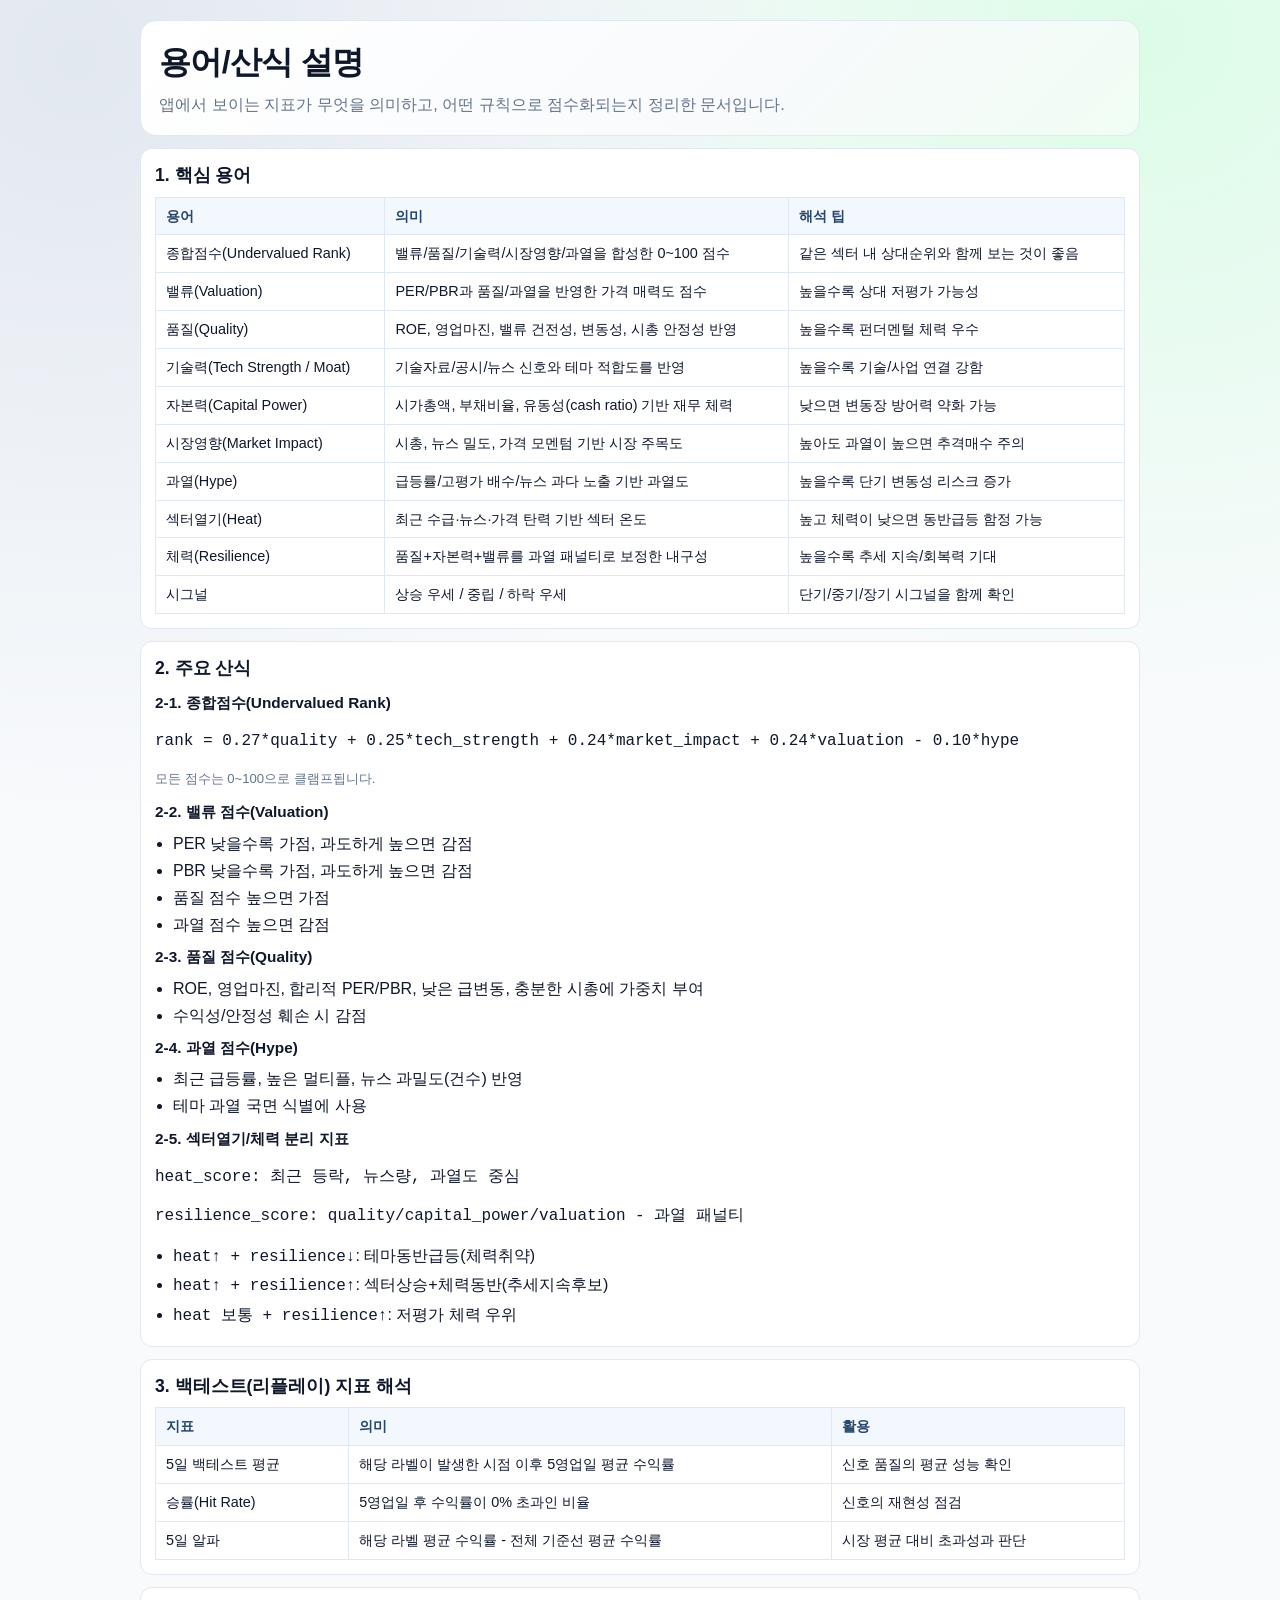
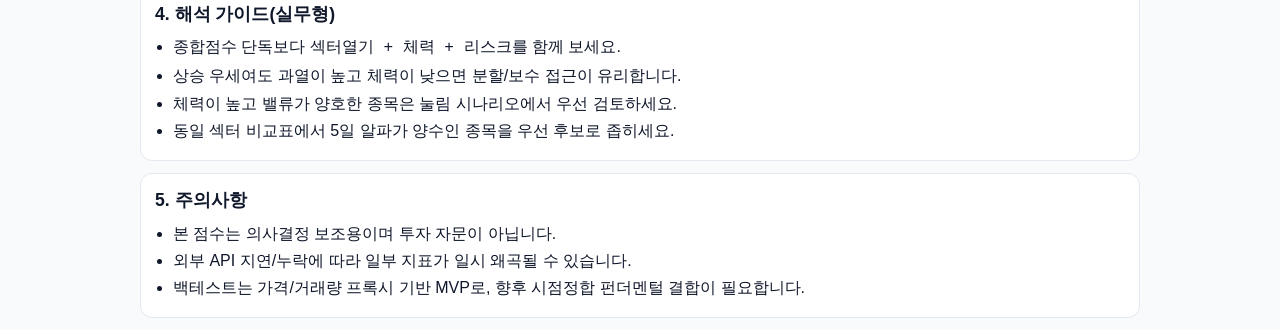
<file: web/methodology.html>
<!doctype html>
<html lang="ko">
  <head>
    <meta charset="UTF-8" />
    <meta name="viewport" content="width=device-width, initial-scale=1" />
    <title>용어/산식 설명 | Stock Value Decision App</title>
    <meta name="description" content="서비스에서 사용하는 핵심 용어와 점수 산식 설명" />
    <link rel="stylesheet" href="./styles.css" />
    <style>
      .doc-wrap {
        max-width: 1040px;
        margin: 0 auto;
        padding: 20px;
        display: grid;
        gap: 12px;
      }
      .doc-card {
        border: 1px solid var(--line);
        border-radius: 12px;
        background: #fff;
        padding: 14px;
      }
      .doc-card h2 {
        margin: 0 0 8px;
        font-size: 1.1rem;
      }
      .doc-card h3 {
        margin: 10px 0 6px;
        font-size: 0.96rem;
      }
      .doc-table {
        width: 100%;
        border-collapse: collapse;
        margin-top: 8px;
        font-size: 0.9rem;
      }
      .doc-table th,
      .doc-table td {
        border: 1px solid #e0e8f3;
        padding: 8px 10px;
        vertical-align: top;
        text-align: left;
      }
      .doc-table th {
        background: #f3f8ff;
        color: #28476b;
      }
      .mono {
        font-family: ui-monospace, "SFMono-Regular", Menlo, Consolas, monospace;
      }
      .list {
        margin: 8px 0 0;
        padding-left: 18px;
      }
      .list li {
        margin-bottom: 4px;
      }
    </style>
  </head>
  <body>
    <main class="doc-wrap">
      <header class="hero">
        <h1>용어/산식 설명</h1>
        <p>앱에서 보이는 지표가 무엇을 의미하고, 어떤 규칙으로 점수화되는지 정리한 문서입니다.</p>
      </header>

      <section class="doc-card">
        <h2>1. 핵심 용어</h2>
        <table class="doc-table">
          <thead>
            <tr>
              <th>용어</th>
              <th>의미</th>
              <th>해석 팁</th>
            </tr>
          </thead>
          <tbody>
            <tr>
              <td>종합점수(Undervalued Rank)</td>
              <td>밸류/품질/기술력/시장영향/과열을 합성한 0~100 점수</td>
              <td>같은 섹터 내 상대순위와 함께 보는 것이 좋음</td>
            </tr>
            <tr>
              <td>밸류(Valuation)</td>
              <td>PER/PBR과 품질/과열을 반영한 가격 매력도 점수</td>
              <td>높을수록 상대 저평가 가능성</td>
            </tr>
            <tr>
              <td>품질(Quality)</td>
              <td>ROE, 영업마진, 밸류 건전성, 변동성, 시총 안정성 반영</td>
              <td>높을수록 펀더멘털 체력 우수</td>
            </tr>
            <tr>
              <td>기술력(Tech Strength / Moat)</td>
              <td>기술자료/공시/뉴스 신호와 테마 적합도를 반영</td>
              <td>높을수록 기술/사업 연결 강함</td>
            </tr>
            <tr>
              <td>자본력(Capital Power)</td>
              <td>시가총액, 부채비율, 유동성(cash ratio) 기반 재무 체력</td>
              <td>낮으면 변동장 방어력 약화 가능</td>
            </tr>
            <tr>
              <td>시장영향(Market Impact)</td>
              <td>시총, 뉴스 밀도, 가격 모멘텀 기반 시장 주목도</td>
              <td>높아도 과열이 높으면 추격매수 주의</td>
            </tr>
            <tr>
              <td>과열(Hype)</td>
              <td>급등률/고평가 배수/뉴스 과다 노출 기반 과열도</td>
              <td>높을수록 단기 변동성 리스크 증가</td>
            </tr>
            <tr>
              <td>섹터열기(Heat)</td>
              <td>최근 수급·뉴스·가격 탄력 기반 섹터 온도</td>
              <td>높고 체력이 낮으면 동반급등 함정 가능</td>
            </tr>
            <tr>
              <td>체력(Resilience)</td>
              <td>품질+자본력+밸류를 과열 패널티로 보정한 내구성</td>
              <td>높을수록 추세 지속/회복력 기대</td>
            </tr>
            <tr>
              <td>시그널</td>
              <td>상승 우세 / 중립 / 하락 우세</td>
              <td>단기/중기/장기 시그널을 함께 확인</td>
            </tr>
          </tbody>
        </table>
      </section>

      <section class="doc-card">
        <h2>2. 주요 산식</h2>
        <h3>2-1. 종합점수(Undervalued Rank)</h3>
        <p class="mono">rank = 0.27*quality + 0.25*tech_strength + 0.24*market_impact + 0.24*valuation - 0.10*hype</p>
        <p class="muted-sm">모든 점수는 0~100으로 클램프됩니다.</p>

        <h3>2-2. 밸류 점수(Valuation)</h3>
        <ul class="list">
          <li>PER 낮을수록 가점, 과도하게 높으면 감점</li>
          <li>PBR 낮을수록 가점, 과도하게 높으면 감점</li>
          <li>품질 점수 높으면 가점</li>
          <li>과열 점수 높으면 감점</li>
        </ul>

        <h3>2-3. 품질 점수(Quality)</h3>
        <ul class="list">
          <li>ROE, 영업마진, 합리적 PER/PBR, 낮은 급변동, 충분한 시총에 가중치 부여</li>
          <li>수익성/안정성 훼손 시 감점</li>
        </ul>

        <h3>2-4. 과열 점수(Hype)</h3>
        <ul class="list">
          <li>최근 급등률, 높은 멀티플, 뉴스 과밀도(건수) 반영</li>
          <li>테마 과열 국면 식별에 사용</li>
        </ul>

        <h3>2-5. 섹터열기/체력 분리 지표</h3>
        <p class="mono">heat_score: 최근 등락, 뉴스량, 과열도 중심</p>
        <p class="mono">resilience_score: quality/capital_power/valuation - 과열 패널티</p>
        <ul class="list">
          <li><span class="mono">heat↑ + resilience↓</span>: 테마동반급등(체력취약)</li>
          <li><span class="mono">heat↑ + resilience↑</span>: 섹터상승+체력동반(추세지속후보)</li>
          <li><span class="mono">heat 보통 + resilience↑</span>: 저평가 체력 우위</li>
        </ul>
      </section>

      <section class="doc-card">
        <h2>3. 백테스트(리플레이) 지표 해석</h2>
        <table class="doc-table">
          <thead>
            <tr>
              <th>지표</th>
              <th>의미</th>
              <th>활용</th>
            </tr>
          </thead>
          <tbody>
            <tr>
              <td>5일 백테스트 평균</td>
              <td>해당 라벨이 발생한 시점 이후 5영업일 평균 수익률</td>
              <td>신호 품질의 평균 성능 확인</td>
            </tr>
            <tr>
              <td>승률(Hit Rate)</td>
              <td>5영업일 후 수익률이 0% 초과인 비율</td>
              <td>신호의 재현성 점검</td>
            </tr>
            <tr>
              <td>5일 알파</td>
              <td>해당 라벨 평균 수익률 - 전체 기준선 평균 수익률</td>
              <td>시장 평균 대비 초과성과 판단</td>
            </tr>
          </tbody>
        </table>
      </section>

      <section class="doc-card">
        <h2>4. 해석 가이드(실무형)</h2>
        <ul class="list">
          <li>종합점수 단독보다 <span class="mono">섹터열기 + 체력 + 리스크</span>를 함께 보세요.</li>
          <li>상승 우세여도 과열이 높고 체력이 낮으면 분할/보수 접근이 유리합니다.</li>
          <li>체력이 높고 밸류가 양호한 종목은 눌림 시나리오에서 우선 검토하세요.</li>
          <li>동일 섹터 비교표에서 5일 알파가 양수인 종목을 우선 후보로 좁히세요.</li>
        </ul>
      </section>

      <section class="doc-card">
        <h2>5. 주의사항</h2>
        <ul class="list">
          <li>본 점수는 의사결정 보조용이며 투자 자문이 아닙니다.</li>
          <li>외부 API 지연/누락에 따라 일부 지표가 일시 왜곡될 수 있습니다.</li>
          <li>백테스트는 가격/거래량 프록시 기반 MVP로, 향후 시점정합 펀더멘털 결합이 필요합니다.</li>
        </ul>
      </section>
    </main>
  </body>
</html>
</file>
<file: web/styles.css>
:root {
  --bg: #f8fafc;
  --bg-soft: #f8fafc;
  --card: #ffffff;
  --ink: #0f172a;
  --text-2: #334155;
  --muted: #64748b;
  --line: #e2e8f0;
  --primary: #0f172a;
  --primary-600: #020617;
  --secondary: #f1f5f9;
  --secondary-ink: #1e293b;
  --danger: #b3261e;
  --danger-soft: #ffe9e8;
  --ok: #10b981;
  --warn: #c45b00;
  --radius: 12px;
  --radius-sm: 10px;
  --shadow-1: 0 1px 2px rgba(15, 23, 42, 0.05);
  --focus: 0 0 0 3px rgba(11, 99, 206, 0.24);
}

* {
  box-sizing: border-box;
}

html,
body {
  margin: 0;
  padding: 0;
}

body {
  font-family: "Noto Sans KR", "Apple SD Gothic Neo", sans-serif;
  color: var(--ink);
  background:
    radial-gradient(circle at 6% 3%, #e2e8f0 0%, transparent 34%),
    radial-gradient(circle at 90% 2%, #dcfce7 0%, transparent 29%),
    var(--bg);
  line-height: 1.45;
}

.app-shell {
  max-width: 1220px;
  margin: 0 auto;
  padding: 20px;
  display: grid;
  gap: 14px;
}

.hero,
.panel {
  border: 1px solid var(--line);
  border-radius: 16px;
  background: var(--card);
}

.hero {
  padding: 18px;
  background: linear-gradient(135deg, #ffffff 0%, #f8fafc 62%, #f0fdf4 100%);
}

.hero h1 {
  margin: 0 0 8px;
  font-size: 2rem;
  letter-spacing: -0.02em;
}

.hero p {
  margin: 0;
  color: var(--muted);
  font-size: 1.02rem;
}

.page-nav {
  display: inline-flex;
  gap: 8px;
}

.page-tab.active {
  background: var(--primary);
  color: #fff;
}

.page-view {
  display: none;
}

.page-view.is-active {
  display: block;
}

.panel {
  padding: 16px;
}

.panel-head {
  display: flex;
  align-items: center;
  justify-content: space-between;
  gap: 8px;
  margin-bottom: 8px;
}

.panel h2,
.panel h3 {
  margin: 0;
  letter-spacing: -0.01em;
}

.panel h2 {
  font-size: 1.35rem;
}

.panel h3 {
  font-size: 1.05rem;
}

.muted {
  color: var(--muted);
  margin: 0 0 10px;
}

.muted-sm {
  color: var(--muted);
  font-size: 0.82rem;
}

.flow-chips {
  display: flex;
  flex-wrap: wrap;
  gap: 8px;
  margin: 0 0 12px;
}

.chip {
  display: inline-flex;
  align-items: center;
  gap: 6px;
  padding: 4px 10px;
  border-radius: 999px;
  background: #f1f5f9;
  color: #475569;
  border: 1px solid #e2e8f0;
  font-size: 0.8rem;
  font-weight: 700;
}

.chip.soft {
  background: #f8fafc;
  color: #64748b;
}

input,
select,
textarea,
button {
  font: inherit;
}

input[type="text"],
input[type="file"],
select,
textarea {
  border: 1px solid var(--line);
  border-radius: 10px;
  background: #fff;
  color: var(--ink);
  padding: 10px;
  width: 100%;
}

input[type="text"]::placeholder,
textarea::placeholder {
  color: #94a3b5;
}

input:focus-visible,
select:focus-visible,
textarea:focus-visible,
button:focus-visible,
a:focus-visible {
  outline: none;
  box-shadow: var(--focus);
}

textarea {
  resize: vertical;
  font-family: ui-monospace, "SFMono-Regular", Menlo, Consolas, monospace;
}

.btn {
  border: 1px solid transparent;
  border-radius: 10px;
  padding: 10px 14px;
  font-weight: 700;
  cursor: pointer;
  transition: 0.16s ease;
}

.btn:hover {
  transform: translateY(-1px);
}

.btn:disabled {
  opacity: 0.55;
  cursor: not-allowed;
  transform: none;
}

.btn.primary {
  background: var(--primary);
  color: #fff;
}

.btn.primary:hover {
  background: var(--primary-600);
}

.btn.secondary {
  background: var(--secondary);
  color: var(--secondary-ink);
  border-color: #dbe5ef;
}

.btn.ghost {
  background: #f8fafc;
  color: #334155;
  border-color: #e2e8f0;
}

.actions {
  display: flex;
  flex-wrap: wrap;
  gap: 8px;
}

.intel-controls {
  display: grid;
  grid-template-columns: 1fr 1fr;
  gap: 10px;
  margin-bottom: 10px;
  align-items: end;
}

.intel-controls label,
.auto-grid label {
  display: grid;
  gap: 6px;
  font-size: 0.9rem;
}

.intel-controls.search-row {
  grid-template-columns: 1.2fr 1fr auto auto;
}

.intel-controls.query-row {
  grid-template-columns: 1.2fr 0.8fr 1fr;
}

.spotlight-wrap {
  margin-bottom: 10px;
  max-width: 820px;
  margin-left: auto;
  margin-right: auto;
}

.spotlight-label {
  display: block;
  margin-bottom: 6px;
  color: #475569;
  font-size: 0.9rem;
  font-weight: 700;
}

.spotlight-bar {
  display: grid;
  grid-template-columns: 1fr auto;
  gap: 8px;
  border: 1px solid #cbd5e1;
  border-radius: 14px;
  background: #ffffff;
  padding: 8px;
  box-shadow: var(--shadow-1);
}

.spotlight-bar input {
  border: none;
  background: transparent;
  padding: 10px 12px;
}

.spotlight-bar input:focus-visible {
  box-shadow: none;
}

.legacy-controls {
  display: none !important;
}

.stock-header-summary {
  position: sticky;
  top: 8px;
  z-index: 30;
  border: 1px solid #cfe0f8;
  border-radius: 14px;
  background: linear-gradient(135deg, #ffffff 0%, #f5f9ff 65%, #f3fff8 100%);
  box-shadow: var(--shadow-1);
  padding: 12px;
  margin-bottom: 12px;
}

.stock-header-main {
  display: flex;
  justify-content: space-between;
  gap: 10px;
  align-items: flex-start;
}

.stock-name-block {
  display: grid;
  gap: 2px;
}

.stock-name-block strong {
  font-size: 1.15rem;
}

.stock-price-block {
  display: grid;
  justify-items: end;
}

.price-lg {
  font-size: 1.4rem;
  font-weight: 800;
  letter-spacing: -0.01em;
}

.change-positive {
  color: #0f8f60;
  font-weight: 700;
}

.change-negative {
  color: #c0312d;
  font-weight: 700;
}

.change-neutral {
  color: #516273;
  font-weight: 700;
}

.stock-header-sub {
  display: flex;
  flex-wrap: wrap;
  gap: 8px;
  margin-top: 8px;
}

.stock-header-actions {
  display: flex;
  flex-wrap: wrap;
  gap: 8px;
  margin-top: 10px;
}

.intel-main-layout {
  display: grid;
  grid-template-columns: 1fr;
  gap: 12px;
  align-items: start;
}

.intel-main-layout > [data-mobile-view-item] {
  min-height: 58vh;
}

.mobile-view-switch {
  display: flex;
  gap: 8px;
  margin-bottom: 10px;
}

.mobile-view-switch .btn {
  flex: 1;
}

.mobile-hidden {
  display: none !important;
}

.intel-main-primary,
.intel-main-secondary {
  display: grid;
  gap: 10px;
  align-content: start;
  min-width: 0;
}

.intel-card,
.step-card {
  border: 1px solid var(--line);
  border-radius: var(--radius);
  background: #fff;
  box-shadow: var(--shadow-1);
  padding: 16px;
  min-width: 0;
}

.settings-scenario-grid {
  display: grid;
  grid-template-columns: 1.25fr 0.95fr;
  gap: 10px;
  align-items: stretch;
}

.settings-scenario-grid .intel-card {
  margin: 0;
}

.inner-card {
  background: #fff;
}

.collapsible-card summary {
  list-style: none;
  cursor: pointer;
  display: flex;
  align-items: center;
  justify-content: space-between;
  gap: 8px;
}

.collapsible-card summary::-webkit-details-marker {
  display: none;
}

.collapsible-card[open] summary {
  margin-bottom: 10px;
}

.preset-row {
  display: flex;
  flex-wrap: wrap;
  gap: 6px;
  margin-top: 8px;
}

.decision-grid {
  display: grid;
  grid-template-columns: repeat(2, minmax(0, 1fr));
  gap: 10px;
}

.decision-grid.single-signal {
  grid-template-columns: 1fr;
}

.decision-signal-card,
.cmp-bar-group,
.driver-box,
.risk-box {
  border: 1px solid var(--line);
  border-radius: 12px;
  background: #fff;
  padding: 12px;
}

.assumption-changed {
  border-color: #b8cef3 !important;
  box-shadow: inset 0 0 0 1px #d9e7fb;
}

.decision-title {
  display: flex;
  align-items: center;
  justify-content: space-between;
  gap: 6px;
}

.sig-pill {
  padding: 3px 10px;
  border-radius: 999px;
  font-size: 0.78rem;
  font-weight: 700;
}

.sig-bull {
  background: #dcfce7;
  color: #059669;
}

.sig-neutral {
  background: #f1f5f9;
  color: #475569;
}

.sig-correction {
  background: #ffedd5;
  color: #c2410c;
}

.sig-bear {
  background: #fee2e2;
  color: #dc2626;
}

.risk-box {
  margin-top: 8px;
  background: #f8fafc;
}

.risk-breakdown {
  margin-top: 4px;
  color: var(--text-2);
  font-size: 0.86rem;
  overflow-wrap: anywhere;
}

.intel-summary-title {
  display: flex;
  align-items: center;
  justify-content: space-between;
  gap: 8px;
}

.action-detail {
  margin-top: 6px;
  color: #415160;
  font-weight: 600;
}

.action-chip-row {
  display: flex;
  flex-wrap: wrap;
  gap: 6px;
  margin-top: 8px;
}

.action-chip {
  font-weight: 700;
}

.intel-card,
.reason-list li,
.driver-box,
.decision-signal-card,
.risk-box {
  overflow-wrap: anywhere;
  word-break: keep-all;
}

.intel-summary-grid,
.intel-grid {
  display: grid;
  grid-template-columns: 1fr 1fr;
  gap: 10px;
}

.reason-list {
  margin: 8px 0 0;
  padding-left: 18px;
}

.reason-list li {
  margin-bottom: 6px;
  font-size: 0.92rem;
}

.intel-link {
  color: var(--primary);
  text-decoration: none;
}

.intel-link:hover {
  text-decoration: underline;
}

.feed-card .panel-head {
  margin-bottom: 6px;
}

.feed-filters {
  display: grid;
  grid-template-columns: 1fr 1fr 0.7fr;
  gap: 8px;
  margin-bottom: 6px;
}

.feed-list {
  max-height: 260px;
  overflow: auto;
  border-top: 1px dashed #cbd5e1;
  padding-top: 8px;
}

.feed-list li.sentiment-card {
  list-style: none;
  margin-left: -16px;
  border: 1px solid #e2e8f0;
  border-left-width: 5px;
  border-radius: 12px;
  padding: 10px 12px;
  margin-bottom: 8px;
  background: #fff;
}

.feed-list li.sentiment-positive {
  border-left-color: #10b981;
  background: linear-gradient(90deg, #f0fdf4 0%, #ffffff 22%);
}

.feed-list li.sentiment-neutral {
  border-left-color: #64748b;
  background: linear-gradient(90deg, #f8fafc 0%, #ffffff 22%);
}

.feed-list li.sentiment-negative {
  border-left-color: #ef4444;
  background: linear-gradient(90deg, #fef2f2 0%, #ffffff 22%);
}

.feed-list.is-loading li {
  list-style: none;
  margin-left: -16px;
}

.feed-skeleton {
  height: 14px;
  border-radius: 8px;
  background: linear-gradient(90deg, #edf2f8 0%, #f8fbff 50%, #edf2f8 100%);
  background-size: 220px 100%;
  animation: shimmer 1.1s linear infinite;
  margin-bottom: 8px;
}

.feed-more-btn {
  margin-top: 6px;
  width: 100%;
}

.tag {
  display: inline-block;
  padding: 2px 8px;
  border-radius: 999px;
  font-size: 0.74rem;
  border: 1px solid #dbe5f4;
  background: #f3f8ff;
  color: #365a87;
  margin-right: 6px;
}

.tag.pos {
  background: #dcfce7;
  color: #059669;
  border-color: #a7f3d0;
}

.tag.neg {
  background: #fee2e2;
  color: #dc2626;
  border-color: #fecaca;
}

.scenario-control {
  display: grid;
  grid-template-columns: 140px 1fr 72px;
  align-items: center;
  gap: 10px;
}

.scenario-label {
  font-size: 0.9rem;
  color: #475569;
  font-weight: 700;
}

.scenario-value {
  text-align: right;
  font-size: 0.9rem;
  color: #0f172a;
  font-weight: 700;
}

input[type="range"] {
  -webkit-appearance: none;
  appearance: none;
  width: 100%;
  height: 8px;
  border-radius: 999px;
  background: linear-gradient(90deg, #0f172a 0%, #334155 100%);
  outline: none;
}

input[type="range"]::-webkit-slider-thumb {
  -webkit-appearance: none;
  appearance: none;
  width: 18px;
  height: 18px;
  border-radius: 999px;
  border: 2px solid #ffffff;
  background: #0f172a;
  box-shadow: 0 1px 3px rgba(0, 0, 0, 0.25);
}

input[type="range"]::-moz-range-thumb {
  width: 18px;
  height: 18px;
  border-radius: 999px;
  border: 2px solid #ffffff;
  background: #0f172a;
  box-shadow: 0 1px 3px rgba(0, 0, 0, 0.25);
}

.verdict-hero {
  border: 1px solid #dbe5ef;
  border-radius: 14px;
  background: #f8fafc;
  padding: 14px;
  margin-bottom: 10px;
}

.verdict-meta {
  display: flex;
  justify-content: space-between;
  gap: 8px;
  margin-bottom: 10px;
}

.verdict-gauge-wrap {
  position: relative;
  width: min(320px, 100%);
  margin: 0 auto;
}

.verdict-gauge {
  width: 100%;
  aspect-ratio: 2 / 1;
  border-radius: 999px 999px 0 0;
  border: 1px solid #e2e8f0;
  border-bottom: none;
  background: conic-gradient(from 180deg, #ef4444 0deg, #f59e0b 70deg, #10b981 150deg, #10b981 180deg);
  position: relative;
  overflow: hidden;
}

.verdict-gauge::before {
  content: "";
  position: absolute;
  left: 13%;
  right: 13%;
  top: 26%;
  bottom: -55%;
  background: #f8fafc;
  border-radius: 999px 999px 0 0;
}

.verdict-needle {
  position: absolute;
  left: 50%;
  bottom: 0;
  width: 2px;
  height: 45%;
  background: #0f172a;
  transform-origin: bottom center;
  transform: translateX(-50%) rotate(-90deg);
}

.verdict-needle::after {
  content: "";
  position: absolute;
  left: 50%;
  bottom: -7px;
  width: 14px;
  height: 14px;
  transform: translateX(-50%);
  border-radius: 999px;
  background: #0f172a;
}

.verdict-center {
  margin-top: -2px;
  text-align: center;
}

.verdict-score {
  font-size: 2rem;
  font-weight: 800;
  line-height: 1;
}

.verdict-label {
  display: inline-block;
  margin-top: 4px;
  padding: 4px 10px;
  border-radius: 999px;
  font-weight: 700;
}

.verdict-label.buy {
  background: #dcfce7;
  color: #059669;
}

.verdict-label.neutral {
  background: #f1f5f9;
  color: #475569;
}

.verdict-label.sell {
  background: #fee2e2;
  color: #dc2626;
}

.verdict-label.opportunity {
  background: #ffedd5;
  color: #c2410c;
}

.carousel-wrap {
  display: grid;
  grid-template-columns: auto 1fr auto;
  gap: 8px;
  align-items: center;
}

.carousel-btn {
  width: 44px;
  min-width: 44px;
  height: 44px;
  border-radius: 999px;
}

.stock-carousel {
  display: flex;
  gap: 10px;
  overflow-x: auto;
  padding: 6px 2px 4px;
  scroll-behavior: smooth;
}

.stock-card {
  min-width: 280px;
  max-width: 320px;
  border: 1px solid var(--line);
  border-radius: 12px;
  background: #fff;
  padding: 10px;
}

.stock-card .meta {
  color: var(--muted);
  font-size: 0.82rem;
  margin: 5px 0 8px;
}

.stock-card-actions {
  display: grid;
  grid-template-columns: 1fr 1fr;
  gap: 6px;
}

.compare-body {
  margin-top: 10px;
  overflow-x: auto;
}

.compare-table {
  width: 100%;
  min-width: 640px;
  border-collapse: collapse;
  font-size: 0.84rem;
  background: #fff;
  border: 1px solid var(--line);
  border-radius: 10px;
}

.compare-table th,
.compare-table td {
  border-bottom: 1px solid #e6edf8;
  padding: 8px 10px;
  text-align: left;
  vertical-align: middle;
}

.compare-table thead th {
  background: #f5f9ff;
  color: #244568;
}

.compare-table tbody tr:last-child td {
  border-bottom: none;
}

.compare-chip {
  cursor: pointer;
}

.chart-head {
  display: flex;
  justify-content: space-between;
  align-items: center;
  gap: 8px;
  margin-bottom: 8px;
}

.chart-periods {
  display: inline-flex;
  gap: 6px;
}

.chart-btn {
  border: 1px solid var(--line);
  border-radius: 999px;
  background: #fff;
  padding: 4px 10px;
  font-size: 0.78rem;
  cursor: pointer;
}

.chart-btn.active {
  background: #eaf2ff;
  border-color: #b8ceee;
  color: #20466f;
  font-weight: 700;
}

.sparkline {
  width: 100%;
  height: 270px;
  border: 1px solid #e6edf8;
  border-radius: 10px;
  background: linear-gradient(180deg, #ffffff 0%, #f8fbff 100%);
  overflow: hidden;
  position: relative;
}

.chart-tooltip {
  position: absolute;
  pointer-events: none;
  z-index: 20;
  transform: translate(-50%, -110%);
  background: rgba(17, 24, 39, 0.92);
  color: #fff;
  border-radius: 8px;
  padding: 6px 8px;
  font-size: 0.76rem;
  line-height: 1.35;
  white-space: pre-line;
  box-shadow: 0 6px 16px rgba(0, 0, 0, 0.18);
}

.chart-stats {
  margin-top: 6px;
  color: #5f6c78;
  font-size: 0.8rem;
  overflow-wrap: anywhere;
}

.chart-footer {
  display: flex;
  justify-content: space-between;
  gap: 8px;
  flex-wrap: wrap;
  padding: 0 4px 8px;
  color: #5f6c78;
  font-size: 0.78rem;
}

.chart-footer span {
  min-width: 0;
  overflow-wrap: anywhere;
}

.table-wrap {
  overflow-x: auto;
  border: 1px solid var(--line);
  border-radius: 10px;
}

table {
  width: 100%;
  border-collapse: collapse;
  min-width: 700px;
}

th,
td {
  text-align: left;
  padding: 10px;
  border-bottom: 1px solid #edf1f7;
  font-size: 0.9rem;
}

th {
  background: #f4f8ff;
}

.cmp-bars {
  margin-top: 10px;
  display: grid;
  grid-template-columns: repeat(3, minmax(0, 1fr));
  gap: 8px;
}

.cmp-name {
  font-weight: 700;
  margin-bottom: 6px;
}

.cmp-row {
  display: grid;
  grid-template-columns: 60px 1fr;
  gap: 6px;
  align-items: center;
  margin-bottom: 4px;
  font-size: 0.78rem;
}

.cmp-row i {
  display: block;
  height: 8px;
  border-radius: 999px;
  background: linear-gradient(90deg, #79aef5 0%, #2f7de1 100%);
}

.stepper {
  display: flex;
  flex-wrap: wrap;
  gap: 8px;
  margin-bottom: 10px;
}

.step-pill {
  padding: 5px 10px;
  border-radius: 999px;
  border: 1px solid #d5e3f8;
  background: #f2f7ff;
  color: #35567d;
  font-size: 0.8rem;
  font-weight: 700;
}

.auto-grid {
  display: grid;
  grid-template-columns: 1fr 1fr 1fr auto;
  gap: 10px;
  align-items: end;
}

.checkline {
  display: flex !important;
  align-items: center;
  gap: 8px;
}

.confirm-modal,
.loading-overlay {
  position: fixed;
  inset: 0;
  display: none;
  align-items: center;
  justify-content: center;
  z-index: 9999;
  background: rgba(15, 23, 42, 0.35);
}

.loading-overlay.show,
.confirm-modal.show {
  display: flex;
}

.loading-modal,
.confirm-box {
  min-width: 260px;
  max-width: 92vw;
  padding: 16px;
  border-radius: 12px;
  border: 1px solid #d7e3f5;
  background: #ffffff;
  box-shadow: 0 14px 36px rgba(15, 23, 42, 0.24);
}

.confirm-box {
  display: grid;
  gap: 10px;
}

.loading-modal {
  display: grid;
  gap: 10px;
  justify-items: center;
}

.loading-spinner {
  width: 30px;
  height: 30px;
  border-radius: 999px;
  border: 3px solid #d3e2f7;
  border-top-color: var(--primary);
  animation: spin 0.9s linear infinite;
}

.loading-text {
  font-size: 0.95rem;
  font-weight: 700;
  color: #1f2d3d;
  text-align: center;
}

.boot-error-banner {
  position: sticky;
  top: 0;
  z-index: 10000;
  padding: 10px 14px;
  background: #ffe9e9;
  color: #8c1d18;
  border-bottom: 1px solid #f4b4b4;
  font-size: 0.9rem;
  font-weight: 700;
}

.boot-diagnostics {
  position: fixed;
  right: 12px;
  bottom: 12px;
  z-index: 10001;
  max-width: min(88vw, 540px);
  padding: 8px 10px;
  border-radius: 10px;
  border: 1px solid #c9d9ef;
  background: #f4f8ff;
  color: #294c76;
  font-size: 0.82rem;
  line-height: 1.35;
  box-shadow: 0 8px 22px rgba(15, 23, 42, 0.14);
}

.boot-diagnostics[data-level="warn"] {
  border-color: #e8c989;
  background: #fff8e8;
  color: #7e5312;
}

.boot-diagnostics[data-level="error"] {
  border-color: #f2b2b2;
  background: #ffeded;
  color: #8c1d18;
}

.badge {
  display: inline-block;
  padding: 3px 8px;
  border-radius: 999px;
  font-size: 0.78rem;
  font-weight: 700;
}

.badge.buy {
  background: #e2f7ef;
  color: var(--ok);
}

.badge.watch {
  background: #eaf0ff;
  color: var(--primary);
}

.badge.reduce {
  background: #fff0e2;
  color: var(--warn);
}

.badge.sell {
  background: #ffe7e7;
  color: var(--danger);
}

@keyframes spin {
  from { transform: rotate(0deg); }
  to { transform: rotate(360deg); }
}

@keyframes shimmer {
  0% { background-position: -220px 0; }
  100% { background-position: 220px 0; }
}

@media (max-width: 1100px) {
  .intel-main-layout,
  .settings-scenario-grid {
    grid-template-columns: 1fr;
  }

  .intel-main-layout > [data-mobile-view-item="core"],
  .intel-main-layout > [data-mobile-view-item="detail"],
  .intel-main-layout > [data-mobile-view-item="feed"] {
    grid-column: auto;
    grid-row: auto;
  }

  .stock-header-summary {
    position: static;
  }
}

@media (max-width: 860px) {
  .app-shell {
    padding: 14px;
  }

  .hero h1 {
    font-size: 1.5rem;
  }

  .intel-controls,
  .intel-controls.search-row,
  .intel-controls.query-row,
  .feed-filters,
  .auto-grid,
  .intel-summary-grid,
  .intel-grid,
  .cmp-bars,
  .decision-grid {
    grid-template-columns: 1fr;
  }

  .mobile-view-switch {
    display: flex;
  }

  .intel-main-layout > [data-mobile-view-item] {
    min-height: auto;
  }

  .btn {
    width: 100%;
  }

  .spotlight-bar {
    grid-template-columns: 1fr;
  }

  .scenario-control {
    grid-template-columns: 1fr;
    align-items: stretch;
  }

  .scenario-value {
    text-align: left;
  }

  .carousel-wrap {
    grid-template-columns: 1fr;
  }

  .carousel-btn {
    width: 100%;
    border-radius: 10px;
  }

  .stock-card {
    min-width: 85%;
  }

  .compare-table {
    min-width: 540px;
  }
}
</file>
